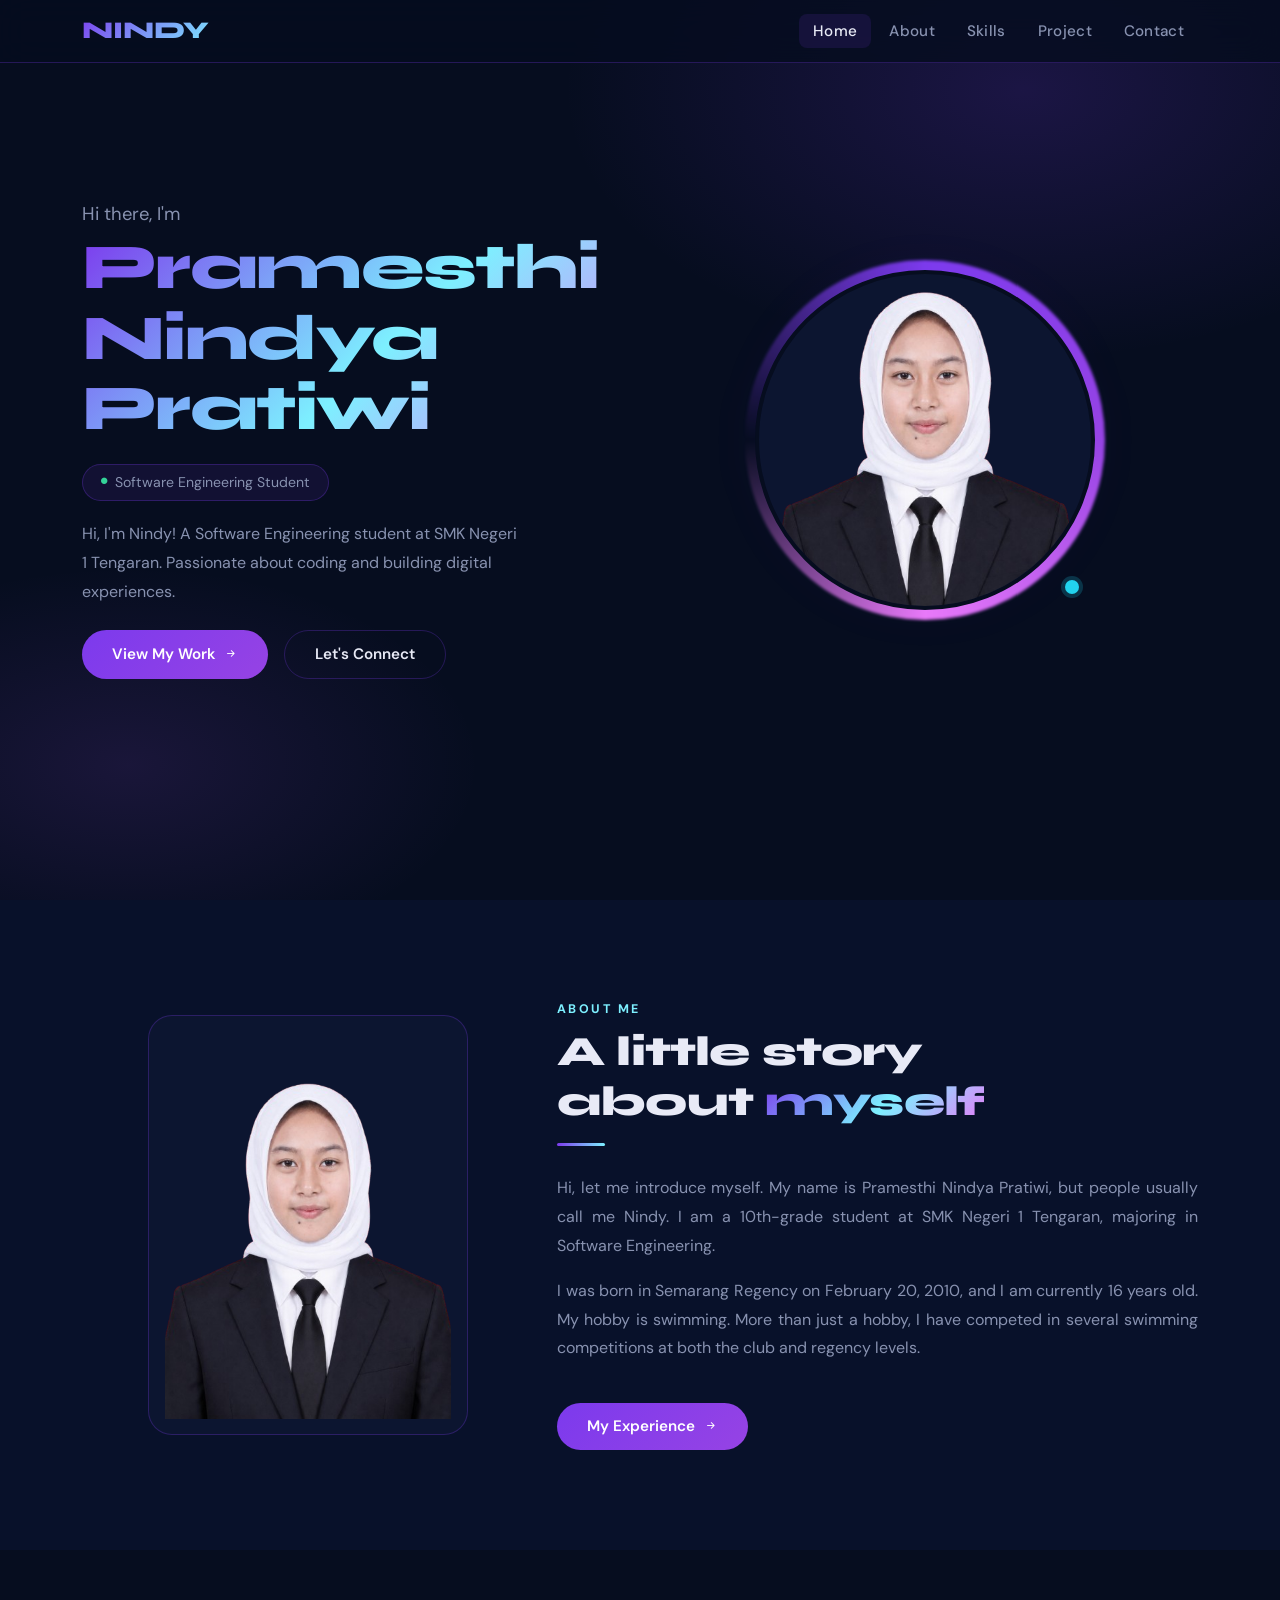
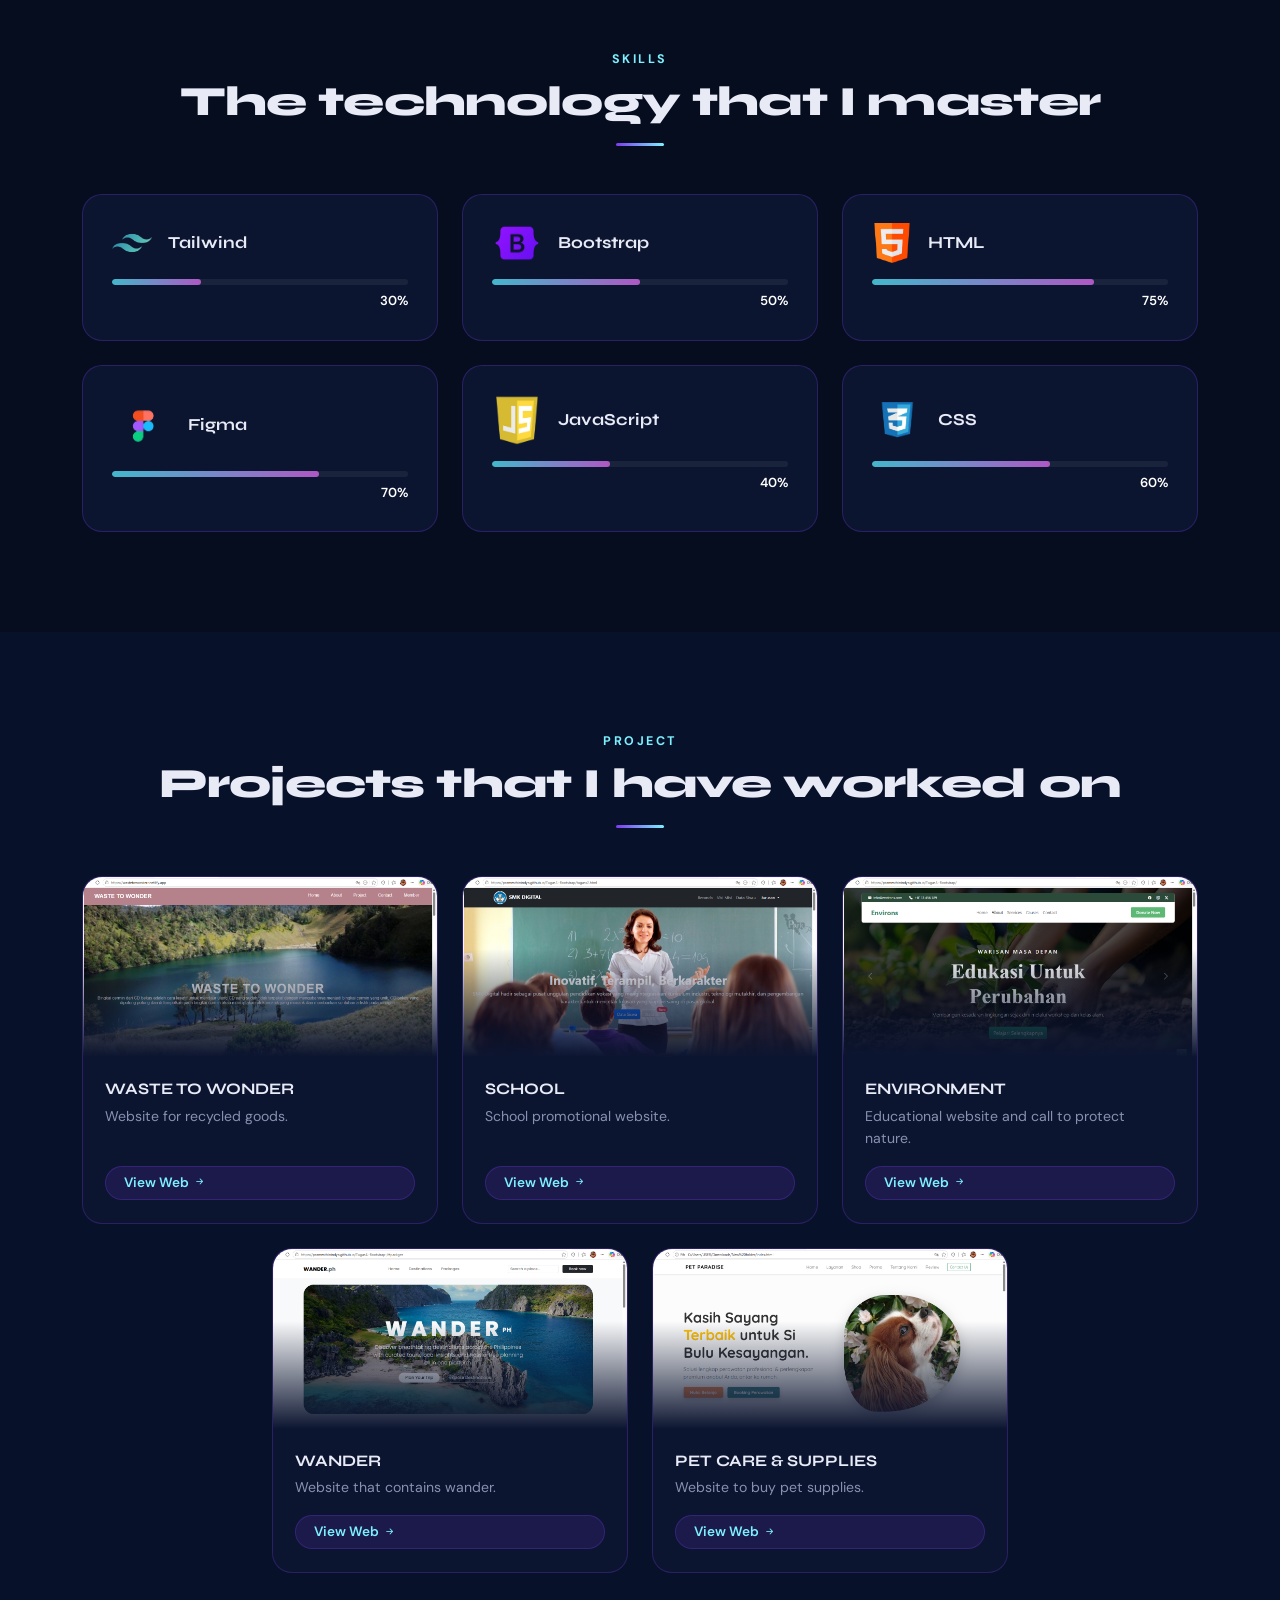
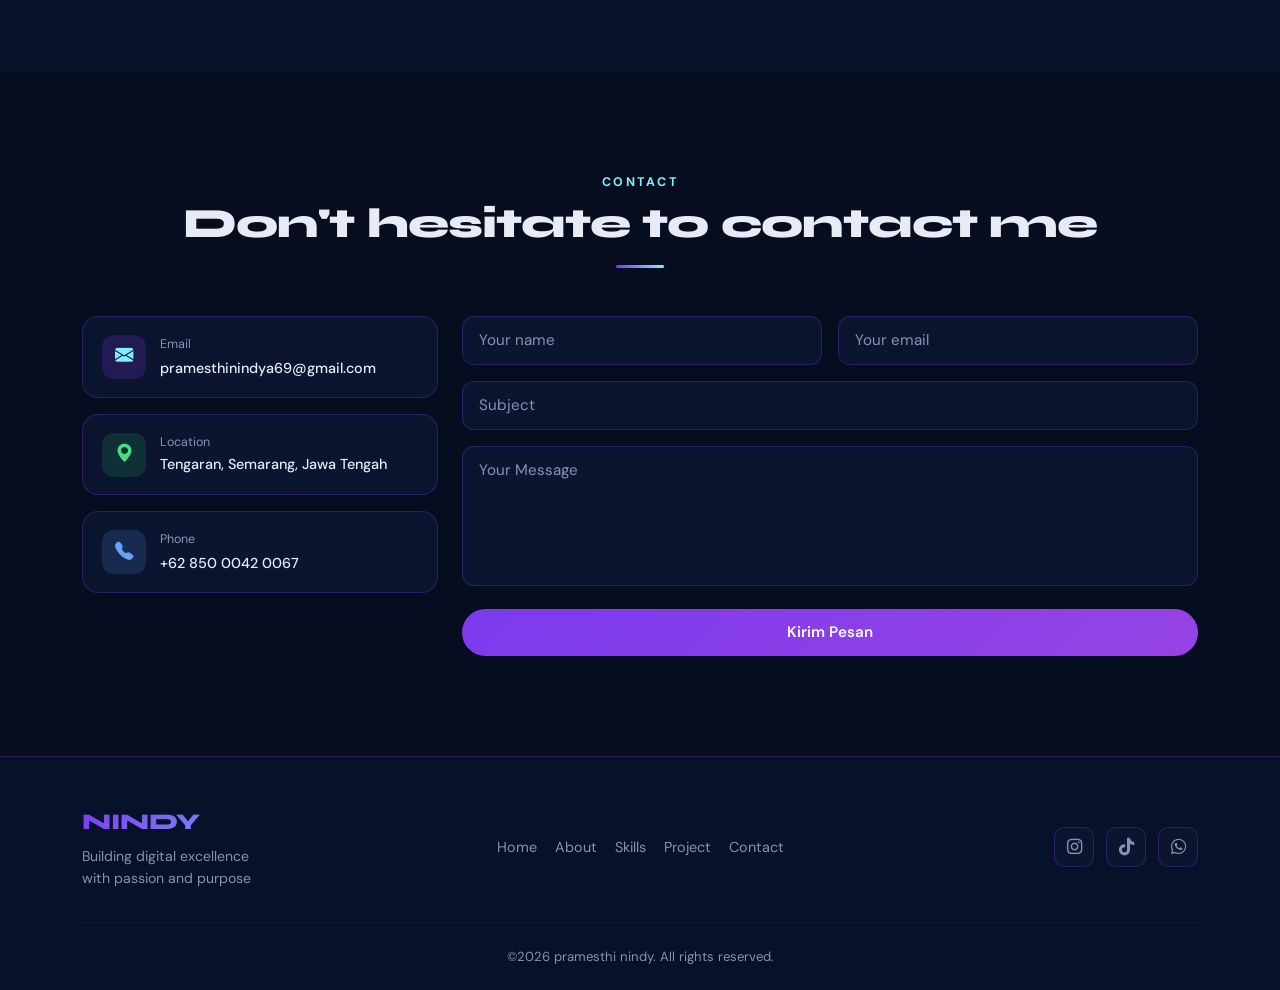
<file: index.html>
<!DOCTYPE html>
<html lang="id">
<head>
  <meta charset="UTF-8" />
  <meta name="viewport" content="width=device-width, initial-scale=1.0"/>
  <title>Nindy | Portfolio</title>

  <link href="https://cdn.jsdelivr.net/npm/bootstrap@5.3.3/dist/css/bootstrap.min.css" rel="stylesheet"/>
  <link href="https://cdn.jsdelivr.net/npm/bootstrap-icons@1.11.3/font/bootstrap-icons.css" rel="stylesheet"/>
  <link href="https://fonts.googleapis.com/css2?family=Syne:wght@400;600;700;800&family=DM+Sans:ital,wght@0,300;0,400;0,500;1,300&display=swap" rel="stylesheet"/>
  <link rel="stylesheet" href="https://cdnjs.cloudflare.com/ajax/libs/font-awesome/6.4.0/css/all.min.css">
  <link rel="stylesheet" href="style.css"/>
  <link rel="stylesheet" href="script.js">
</head>
<body>

  <!-- ══ NAVBAR ══ -->
  <nav class="navbar navbar-expand-lg fixed-top" id="navbar">
    <div class="container">
      <a class="navbar-brand" href="#home">NINDY</a>
      <button class="navbar-toggler" type="button" data-bs-toggle="collapse" data-bs-target="#navMenu">
        <i class="bi bi-list text-white fs-4"></i>
      </button>
      <div class="collapse navbar-collapse justify-content-end" id="navMenu">
        <ul class="navbar-nav gap-1">
          <li class="nav-item"><a class="nav-link" href="#home">Home</a></li>
          <li class="nav-item"><a class="nav-link" href="#about">About</a></li>
          <li class="nav-item"><a class="nav-link" href="#skills">Skills</a></li>
          <li class="nav-item"><a class="nav-link" href="#project">Project</a></li>
          <li class="nav-item"><a class="nav-link" href="#contact">Contact</a></li>
        </ul>
      </div>
    </div>
  </nav>

  <!-- ══ HERO ══ -->
  <section id="home">
    <div class="container">
      <div class="row align-items-center gy-5">

        <div class="col-lg-6 order-2 order-lg-1 reveal">
          <p class="hero-greeting">Hi there, I'm</p>
          <h1 class="hero-name gradient-text">Pramesthi<br>Nindya Pratiwi</h1>
          <div class="hero-badge">
            <i class="bi bi-circle-fill badge-dot"></i>
            Software Engineering Student
          </div>
          <p class="hero-desc">
           Hi, I'm Nindy! A Software Engineering student at SMK Negeri 1 Tengaran. Passionate about coding and building digital experiences.
          </p>
          <div class="d-flex flex-wrap gap-3 mt-4">
            <a href="#project" class="btn-primary-custom">View My Work <i class="bi bi-arrow-right-short"></i></a>
            <a href="#contact" class="btn-outline-custom">Let's Connect</a>
          </div>
        </div>

        <div class="col-lg-6 order-1 order-lg-2 d-flex justify-content-center reveal">
          <div class="hero-img-wrap">
            <div class="hero-img-glow"></div>
            <div class="hero-img-ring"></div>
            <div class="hero-img-inner">
              <div class="hero-img-placeholder">
                <img src="asset/fotonindy.png" alt="">
              </div>
            </div>
            <div class="glow-dot"></div>
          </div>
        </div>

      </div>
    </div>
  </section>

  <!-- ══ ABOUT ══ -->
  <section id="about">
    <div class="container">
      <div class="row align-items-center gy-5">

        <div class="col-lg-5 d-flex justify-content-center reveal">
          <div class="about-img-wrap">
            <div class="about-img-inner">
              <div class="hero-img-placeholder">
                <img src="asset/fotonindy.png" alt="">
              </div>
            </div>
          </div>
        </div>

        <div class="col-lg-7 reveal">
          <p class="section-label">ABOUT ME</p>
          <h2 class="section-title">A little story<br>about <span class="gradient-text">myself</span></h2>
          <div class="divider"></div>
          <p class="body-text">
            Hi, let me introduce myself. My name is Pramesthi Nindya Pratiwi, but people usually call me Nindy. I am a 10th-grade student at SMK Negeri 1 Tengaran, majoring in Software Engineering.
          </p>
          <p class="body-text mt-3">
             I was born in Semarang Regency on February 20, 2010, and I am currently 16 years old. My hobby is swimming. More than just a hobby, I have competed in several swimming competitions at both the club and regency levels.
          </p>
          <a href="experience.html" class="btn-primary-custom mt-4 d-inline-flex">My Experience <i class="bi bi-arrow-right-short"></i></a>
        </div>

      </div>
    </div>
  </section>

 <!-- ══ SKILLS ══ -->
  <section id="skills">
    <div class="container">
      <div class="text-center mb-5 reveal">
        <p class="section-label">SKILLS</p>
        <h2 class="section-title">The technology that I master</h2>
        <div class="divider mx-auto"></div>
      </div>

      <div class="row g-4">

        <div class="col-md-6 col-lg-4 reveal">
          <div class="skill-card">
            <div class="d-flex align-items-center gap-3 mb-3">
              <img src="asset/tailwind.png" alt="" height="40px" width="40px">
              <h5 class="skill-name">Tailwind</h5>
            </div>
            <div class="skill-bar-bg">
              <div class="skill-bar-fill" data-width="30" style="background:linear-gradient(90deg,#43b7cc,#ae58c4)"></div>
            </div>
            <div class="skill-percent" style="color:#fff">30%</div>
          </div>
        </div>

        <div class="col-md-6 col-lg-4 reveal">
          <div class="skill-card">
            <div class="d-flex align-items-center gap-3 mb-3">
              <img src="asset/bootstrap.png" alt="" height="40px" width="50px">
              <h5 class="skill-name">Bootstrap</h5>
            </div>
            <div class="skill-bar-bg">
              <div class="skill-bar-fill" data-width="50" style="background:linear-gradient(90deg,#43b7cc,#ae58c4)"></div>
            </div>
            <div class="skill-percent" style="color:#fff">50%</div>
          </div>
        </div>

        <div class="col-md-6 col-lg-4 reveal">
          <div class="skill-card">
            <div class="d-flex align-items-center gap-3 mb-3">
              <img src="asset/html.png" alt="" height="40px" width="40px">
              <h5 class="skill-name">HTML</h5>
            </div>
            <div class="skill-bar-bg">
              <div class="skill-bar-fill" data-width="75" style="background:linear-gradient(90deg,#43b7cc,#ae58c4)"></div>
            </div>
            <div class="skill-percent" style="color:#fff">75%</div>
          </div>
        </div>

        <div class="col-md-6 col-lg-4 reveal">
          <div class="skill-card">
            <div class="d-flex align-items-center gap-3 mb-3">
              <img src="asset/figma.png" alt="" height="60px" width="60px">
              <h5 class="skill-name">Figma</h5>
            </div>
            <div class="skill-bar-bg">
              <div class="skill-bar-fill" data-width="70" style="background:linear-gradient(90deg,#43b7cc,#ae58c4)"></div>
            </div>
            <div class="skill-percent" style="color:#fff">70%</div>
          </div>
        </div>

        <div class="col-md-6 col-lg-4 reveal">
          <div class="skill-card">
            <div class="d-flex align-items-center gap-3 mb-3">
              <img src="asset/js.png" alt="" height="50px" width="50px">
              <h5 class="skill-name">JavaScript</h5>
            </div>
            <div class="skill-bar-bg">
              <div class="skill-bar-fill" data-width="40" style="background:linear-gradient(90deg,#43b7cc,#ae58c4)"></div>
            </div>
            <div class="skill-percent" style="color:#fff">40%</div>
          </div>
        </div>

        <div class="col-md-6 col-lg-4 reveal">
          <div class="skill-card">
            <div class="d-flex align-items-center gap-3 mb-3">
              <img src="asset/css.png" alt="" height="50px" width="50px">
              <h5 class="skill-name">CSS</h5>
            </div>
            <div class="skill-bar-bg">
              <div class="skill-bar-fill" data-width="60" style="background:linear-gradient(90deg,#43b7cc,#ae58c4)"></div>
            </div>
            <div class="skill-percent" style="color:#fff">60%</div>
          </div>
        </div>

      </div>
    </div>
  </section>

   <!-- ══ PROJECTS ══ -->
  <section id="project">
    <div class="container">
      <div class="text-center mb-5 reveal">
        <p class="section-label">PROJECT</p>
        <h2 class="section-title">Projects that I have worked on</h2>
        <div class="divider mx-auto"></div>
      </div>

      <div class="row g-4 justify-content-center">

        <div class="col-md-6 col-lg-4 reveal">
          <div class="project-card">
            <div class="project-thumb">
              <img src="asset/wastetowonder.png" alt="">
            </div>
            <div class="project-body">
              <h5 class="project-title">WASTE TO WONDER</h5>
              <p class="project-desc">Website for recycled goods.</p>
              <a href="https://wastetowonderr.netlify.app/" target="_blank" class="btn-sm-custom">View Web <i class="bi bi-arrow-right-short"></i></a>
            </div>
          </div>
        </div>

        <div class="col-md-6 col-lg-4 reveal">
          <div class="project-card">
            <div class="project-thumb">
              <img src="asset/school.png" alt="">
            </div>
            <div class="project-body">
              <h5 class="project-title">SCHOOL</h5>
              <p class="project-desc">School promotional website.</p>
              <a href="https://pramesthinindya.github.io/Tugas2.-Bootstrap/" target="_blank" class="btn-sm-custom">View Web <i class="bi bi-arrow-right-short"></i></a>
            </div>
          </div>
        </div>

        <div class="col-md-6 col-lg-4 reveal">
          <div class="project-card">
            <div class="project-thumb">
            <img src="asset/environment.png" alt="">
            </div>
            <div class="project-body">
              <h5 class="project-title">ENVIRONMENT</h5>
              <p class="project-desc">Educational website and call to protect nature.</p>
              <a href="https://pramesthinindya.github.io/Tugas3.-Bootstrap/" target="_blank" class="btn-sm-custom">View Web <i class="bi bi-arrow-right-short"></i></a>
            </div>
          </div>
        </div>

        <div class="col-md-6 col-lg-4 reveal">
          <div class="project-card">
            <div class="project-thumb">
            <img src="asset/wander.png" alt="">
            </div>
            <div class="project-body">
              <h5 class="project-title">WANDER</h5>
              <p class="project-desc">Website that contains wander.</p>
              <a href="https://pramesthinindya.github.io/Tugas4.-Bootstrap-/" target="_blank" class="btn-sm-custom">View Web <i class="bi bi-arrow-right-short"></i></a>
            </div>
          </div>
        </div>

        <div class="col-md-6 col-lg-4 reveal">
          <div class="project-card">
            <div class="project-thumb">
            <img src="asset/petsupplies.png" alt="">
            </div>
            <div class="project-body">
              <h5 class="project-title">PET CARE & SUPPLIES</h5>
              <p class="project-desc">Website to buy pet supplies.</p>
              <a href="https://pramesthinindya.github.io/Tugas5.-Bootstrap-/" target="_blank" class="btn-sm-custom">View Web <i class="bi bi-arrow-right-short"></i></a>
            </div>
          </div>
        </div>

      </div>
    </div>
  </section>

  <!-- ══ CONTACT ══ -->
  <section id="contact">
    <div class="container">
      <div class="text-center mb-5 reveal">
        <p class="section-label">CONTACT</p>
        <h2 class="section-title">Don't hesitate to contact me</h2>
        <div class="divider mx-auto"></div>
      </div>

      <div class="row g-4 align-items-start">

        <div class="col-lg-4 reveal">
          <div class="contact-info-list">

            <div class="contact-info-item">
              <div class="contact-info-icon">
                <i class="bi bi-envelope-fill"></i>
              </div>
              <div>
                <div class="contact-info-label">Email</div>
                <a href="mailto:pramesthinindya69@gmail.com" class="contact-info-value">pramesthinindya69@gmail.com</a>
              </div>
            </div>

            <div class="contact-info-item">
              <div class="contact-info-icon green-icon">
                <i class="bi bi-geo-alt-fill"></i>
              </div>
              <div>
                <div class="contact-info-label">Location</div>
                <div class="contact-info-value">Tengaran, Semarang, Jawa Tengah</div>
              </div>
            </div>

            <div class="contact-info-item">
              <div class="contact-info-icon blue-icon">
                <i class="bi bi-telephone-fill"></i>
              </div>
              <div>
                <div class="contact-info-label">Phone</div>
                <a href="tel:+6285000420067" class="contact-info-value">+62 850 0042 0067</a>
              </div>
            </div>

          </div>
        </div>

        <div class="col-lg-8 reveal">
          <form id="contactForm" novalidate>
            <div class="row g-3">
              <div class="col-sm-6">
                <input type="text" class="form-custom" placeholder="Your name" required />
              </div>
              <div class="col-sm-6">
                <input type="email" class="form-custom" placeholder="Your email" required />
              </div>
              <div class="col-12">
                <input type="text" class="form-custom" placeholder="Subject" required />
              </div>
              <div class="col-12">
                <textarea class="form-custom" rows="5" placeholder="Your Message" required style="resize:none;"></textarea>
              </div>
              <div class="col-12">
                <button type="submit" class="btn-primary-custom w-100 justify-content-center">
                  Kirim Pesan
                </button>
              </div>
            </div>
          </form>
        </div>

      </div>
    </div>
  </section>

  <!-- ══ FOOTER ══ -->
  <footer>
    <div class="container">
      <div class="row align-items-center">
        <div class="col-md-4 mb-3 mb-md-0">
          <div class="footer-brand">NINDY</div>
          <p class="footer-tagline">Building digital excellence<br>with passion and purpose</p>
        </div>
        <div class="col-md-4 text-center mb-3 mb-md-0">
          <ul class="footer-nav">
            <li><a href="#home">Home</a></li>
            <li><a href="#about">About</a></li>
            <li><a href="#skills">Skills</a></li>
            <li><a href="#project">Project</a></li>
            <li><a href="#contact">Contact</a></li>
          </ul>
        </div>
         <div class="col-md-4 text-md-end">
          <div class="footer-social">
              <a href="https://www.instagram.com/prmsthinndy" target="_blank" rel="noopener noreferrer" aria-label="Instagram"><i class="fa-brands fa-instagram"></i></a>
              <a href="https://www.tiktok.com/@prmsthinndy4" target="_blank" rel="noopener noreferrer" aria-label="TikTok"><i class="fa-brands fa-tiktok"></i></a>
              <a href="https://wa.me/628600420087" target="_blank" rel="noopener noreferrer" aria-label="Whatsapp"><i class="fa-brands fa-whatsapp"></i></a>
          </div>
        </div>
        </div>
      <div class="footer-bottom">
        &copy;2026 pramesthi nindy. All rights reserved.
      </div>
    </div>
  </footer>

  <!-- Toast -->
  <div class="toast-wrap" id="toastWrap">
    <div class="toast-custom" id="toast">
      <i class="bi bi-check-circle-fill" style="color:#34d399;font-size:1.2rem;"></i>
      <span>Pesan berhasil dikirim! Terima kasih 🎉</span>
    </div>
  </div>

  <!-- Bootstrap JS -->
  <script src="https://cdn.jsdelivr.net/npm/bootstrap@5.3.3/dist/js/bootstrap.bundle.min.js"></script>
  <!-- Custom JS -->
  <script src="script.js"></script>
</body>
</html>
</file>
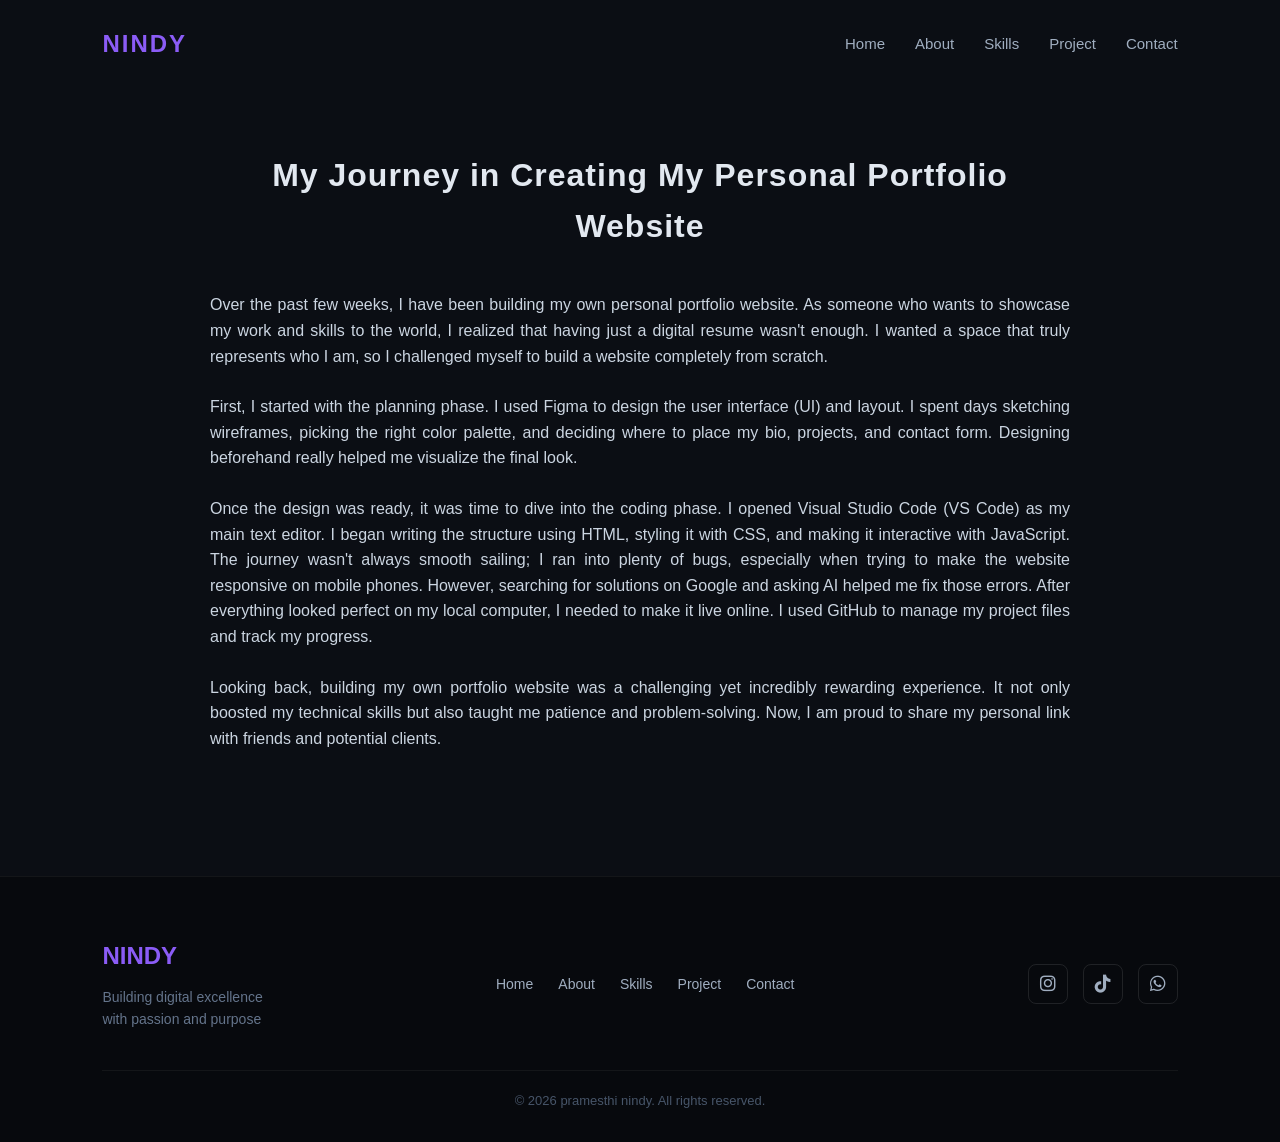
<file: experience.html>
<!DOCTYPE html>
<html lang="id">
<head>
    <meta charset="UTF-8">
    <meta name="viewport" content="width=device-width, initial-scale=1.0">
    <title>Nindy - Portfolio</title>
    
    <link rel="stylesheet" href="https://cdnjs.cloudflare.com/ajax/libs/font-awesome/6.4.0/css/all.min.css">
    <link href="https://fonts.googleapis.com/css2?family=Syne:wght@400;600;700;800&family=DM+Sans:ital,wght@0,300;0,400;0,500;1,300&display=swap" rel="stylesheet"/>
    <link rel="stylesheet" href="experience.css">
    <link rel="stylesheet" href="experience.js">
</head>
<body>

    <header id="navbar">
        <div class="logo">NINDY</div>
        <nav>
            <ul>
                <li><a href="index.html#home">Home</a></li>
                <li><a href="index.html#about">About</a></li>
                <li><a href="index.html#skills">Skills</a></li>
                <li><a href="index.html#project">Project</a></li>
                <li><a href="index.html#contact">Contact</a></li>
            </ul>
        </nav>
    </header>

    <main>
        <div class="text-container">
            <h2 class="section-title">My Journey in Creating My Personal Portfolio Website</h2>
            <p>Over the past few weeks, I have been building my own personal portfolio website.
                As someone who wants to showcase my work and skills to the world, I realized that 
                having just a digital resume wasn't enough. I wanted a space that truly represents who I am, 
                so I challenged myself to build a website completely from scratch.</p>
            
            <p>First, I started with the planning phase. I used Figma to design the user interface (UI) and layout.
                I spent days sketching wireframes, picking the right color palette, and deciding where to place my bio, 
                projects, and contact form. Designing beforehand really helped me visualize the final look.</p>
            
            <p>Once the design was ready, it was time to dive into the coding phase. I opened Visual Studio Code (VS Code)
                as my main text editor. I began writing the structure using HTML, styling it with CSS, and making it interactive 
                with JavaScript. The journey wasn't always smooth sailing; I ran into plenty of bugs, especially when trying to make 
                the website responsive on mobile phones. However, searching for solutions on Google and asking AI helped me fix those errors. 
                After everything looked perfect on my local computer, I needed to make it live online. I used GitHub to manage my project files 
                and track my progress.</p>

            <p>Looking back, building my own portfolio website was a challenging yet incredibly rewarding experience. It not only boosted my 
                technical skills but also taught me patience and problem-solving. Now, I am proud to share my personal 
                link with friends and potential clients.</p>
    </main>

    <footer>
        <div class="footer-content">
            <div class="footer-left">
                <h2>NINDY</h2>
                <p>Building digital excellence<br>with passion and purpose</p>
            </div>
            
            <div class="footer-links">
                <a href="index.html#home">Home</a>
                <a href="index.html#about">About</a>
                <a href="index.html#skills">Skills</a>
                <a href="index.html#project">Project</a>
                <a href="index.html#contact">Contact</a>
            </div>

            <div class="social-icons">
                <a href="https://www.instagram.com/prmsthinndy" class="icon"><i class="fa-brands fa-instagram"></i></a>
                <a href="https://www.tiktok.com/@prmsthinndy4" class="icon"><i class="fa-brands fa-tiktok"></i></a>
                <a href="https://wa.me/628600420087" class="icon"><i class="fa-brands fa-whatsapp"></i></a>
            </div>
        </div>
        <div class="copyright">
            &copy; 2026 pramesthi nindy. All rights reserved.
        </div>
    </footer>

    <script src="script.js"></script>
</body>
</html>
</file>
<file: style.css>
/* ══════════════════════════════════════════
   NINDY PORTFOLIO — style.css
   ══════════════════════════════════════════ */

/* ── CSS Variables ── */
:root {
  --bg-dark:     #060d1f;
  --bg-card:     #0c1530;
  --bg-section:  #08112a;
  --accent:      #7c3aed;
  --accent-2:    #9643e4;
  --accent-glow: #7df0ff;
  --text:        #e8eaf6;
  --muted:       #8892b0;
  --border:      rgba(124, 58, 237, 0.28);
}

/* ── Reset & Base ── */
*, *::before, *::after {
  box-sizing: border-box;
  margin: 0;
  padding: 0;
}

html {
  scroll-behavior: smooth;
}

body {
  background: var(--bg-dark);
  color: var(--text);
  font-family: 'DM Sans', sans-serif;
  overflow-x: hidden;
}

/* Soft ambient glow background */
body::before {
  content: '';
  position: fixed;
  inset: 0;
  z-index: -1;
  background:
    radial-gradient(ellipse 60% 50% at 80% 10%, rgba(124,58,237,.18) 0%, transparent 60%),
    radial-gradient(ellipse 50% 40% at 10% 85%, rgba(168,85,247,.12) 0%, transparent 55%),
    var(--bg-dark);
  pointer-events: none;
}

h1, h2, h3, h4, h5, h6 {
  font-family: 'Syne', sans-serif;
}

/* ── Scroll Reveal ── */
.reveal {
  opacity: 0;
  transform: translateY(36px);
  transition: opacity 0.7s ease, transform 0.7s ease;
}
.reveal.visible {
  opacity: 1;
  transform: none;
}

/* ── Gradient Text ── */
.gradient-text {
  background: linear-gradient(135deg, var(--accent) 0%, var(--accent-glow) 55%, #e879f9 100%);
  -webkit-background-clip: text;
  -webkit-text-fill-color: transparent;
  background-clip: text;
}

/* ══════════════════════════════════════════
   NAVBAR
   ══════════════════════════════════════════ */
.navbar {
  background: rgba(6, 13, 31, 0.82) !important;
  backdrop-filter: blur(16px);
  -webkit-backdrop-filter: blur(16px);
  border-bottom: 1px solid var(--border);
  transition: background 0.3s;
}

.navbar-brand {
  font-family: 'Syne', sans-serif;
  font-weight: 800;
  font-size: 1.5rem;
  background: linear-gradient(135deg, var(--accent), var(--accent-glow));
  -webkit-background-clip: text;
  -webkit-text-fill-color: transparent;
  background-clip: text;
}

.nav-link {
  color: var(--muted) !important;
  font-weight: 500;
  font-size: 0.95rem;
  letter-spacing: 0.02em;
  padding: 6px 14px !important;
  border-radius: 8px;
  transition: color 0.25s, background 0.25s;
}

.nav-link:hover,
.nav-link.active {
  color: var(--text) !important;
  background: rgba(124, 58, 237, 0.12);
}

.navbar-toggler {
  border: 1px solid var(--border);
  background: transparent;
}

/* ══════════════════════════════════════════
   BUTTONS
   ══════════════════════════════════════════ */
.btn-primary-custom {
  display: inline-flex;
  align-items: center;
  gap: 8px;
  background: linear-gradient(135deg, var(--accent), var(--accent-2));
  border: none;
  border-radius: 50px;
  padding: 12px 30px;
  font-family: 'DM Sans', sans-serif;
  font-weight: 600;
  font-size: 0.95rem;
  color: #fff;
  text-decoration: none;
  cursor: pointer;
  transition: transform 0.25s, box-shadow 0.25s;
}
.btn-primary-custom:hover {
  transform: translateY(-2px);
  box-shadow: 0 12px 35px rgba(124, 58, 237, 0.5);
  color: #fff;
}

.btn-outline-custom {
  display: inline-flex;
  align-items: center;
  gap: 8px;
  background: transparent;
  border: 1.5px solid var(--border);
  border-radius: 50px;
  padding: 12px 30px;
  font-family: 'DM Sans', sans-serif;
  font-weight: 600;
  font-size: 0.95rem;
  color: var(--text);
  text-decoration: none;
  transition: border-color 0.25s, background 0.25s;
}
.btn-outline-custom:hover {
  border-color: var(--accent);
  background: rgba(124, 58, 237, 0.1);
  color: var(--text);
}

.btn-sm-custom {
  display: inline-flex;
  align-items: center;
  gap: 4px;
  background: rgba(124, 58, 237, 0.14);
  border: 1px solid var(--border);
  border-radius: 50px;
  padding: 6px 18px;
  font-size: 0.85rem;
  font-weight: 600;
  color: var(--accent-glow);
  text-decoration: none;
  transition: background 0.25s, border-color 0.25s;
}
.btn-sm-custom:hover {
  background: rgba(124, 58, 237, 0.28);
  border-color: var(--accent);
  color: #fff;
}

/* ══════════════════════════════════════════
   SECTION COMMONS
   ══════════════════════════════════════════ */
section {
  padding: 100px 0;
}

.section-label {
  font-size: 0.78rem;
  letter-spacing: 0.2em;
  text-transform: uppercase;
  color: var(--accent-glow);
  font-weight: 700;
  margin-bottom: 0.5rem;
}

.section-title {
  font-size: clamp(1.8rem, 4vw, 2.6rem);
  font-weight: 800;
  letter-spacing: -0.02em;
  line-height: 1.2;
}

.divider {
  width: 48px;
  height: 3px;
  border-radius: 3px;
  background: linear-gradient(90deg, var(--accent), var(--accent-glow));
  margin: 1rem 0 1.8rem;
}

.body-text {
  color: var(--muted);
  line-height: 1.8;
  font-size: 1rem;
}

/* ══════════════════════════════════════════
   HERO SECTION
   ══════════════════════════════════════════ */
#home {
  min-height: 100vh;
  display: flex;
  align-items: center;
  padding-top: 80px;
}

.hero-greeting {
  color: var(--muted);
  font-size: 1.15rem;
  margin-bottom: 0.3rem;
}

.hero-name {
  font-size: clamp(2.4rem, 6vw, 4rem);
  font-weight: 800;
  line-height: 1.1;
  letter-spacing: -0.025em;
  margin-bottom: 1.2rem;
}

.hero-badge {
  display: inline-flex;
  align-items: center;
  gap: 8px;
  padding: 7px 18px;
  border-radius: 50px;
  border: 1px solid var(--border);
  background: rgba(124, 58, 237, 0.1);
  font-size: 0.88rem;
  color: var(--muted);
  margin-bottom: 1.2rem;
}

.badge-dot {
  font-size: 0.4rem;
  color: #34d399;
  animation: pulse-dot 2s ease-in-out infinite;
}

.hero-desc {
  color: var(--muted);
  max-width: 440px;
  line-height: 1.8;
  font-size: 1rem;
}

/* Hero Image */
.hero-img-wrap {
  position: relative;
  display: flex;
  justify-content: center;
  align-items: center;
}

.hero-img-glow {
  position: absolute;
  width: 340px;
  height: 340px;
  border-radius: 50%;
  background: radial-gradient(circle, rgba(124,58,237,.35), transparent 70%);
  filter: blur(30px);
  z-index: 0;
}

.hero-img-ring {
  position: absolute;
  width: 360px;
  height: 360px;
  border-radius: 50%;
  background: conic-gradient(from 0deg, var(--accent), var(--accent-2), #e879f9, transparent, var(--accent));
  filter: blur(1.5px);
  animation: spin 9s linear infinite;
  z-index: 1;
}

.hero-img-inner {
  width: 340px;
  height: 340px;
  border-radius: 50%;
  background: var(--bg-card);
  border: 4px solid var(--bg-dark);
  position: relative;
  z-index: 2;
  overflow: hidden;
  display: flex;
  align-items: center;
  justify-content: center;
}

.hero-img-inner img {
  width: 100%;
  height: 100%;
  object-fit: cover;
  object-position: top center;
}

.hero-img-placeholder {
  display: flex;
  flex-direction: column;
  align-items: center;
  justify-content: center;
  gap: 10px;
  color: var(--muted);
  font-size: 0.85rem;
  text-align: center;
  padding: 1rem;
}

.hero-img-placeholder i {
  font-size: 3.5rem;
  color: var(--accent);
}

.glow-dot {
  position: absolute;
  width: 14px;
  height: 14px;
  border-radius: 50%;
  background: #22d3ee;
  box-shadow: 0 0 0 4px rgba(34,211,238,.2);
  bottom: 16px;
  right: 16px;
  z-index: 3;
  animation: pulse-dot 2s ease-in-out infinite;
}

/* ══════════════════════════════════════════
   ABOUT SECTION
   ══════════════════════════════════════════ */
#about {
  background: var(--bg-section);
}

.body-text {
   text-align: justify;
}

.about-img-wrap {
  position: relative;
}

.about-img-inner {
  width: 320px;
  height: 420px;
  border-radius: 24px;
  background: var(--bg-card);
  border: 1px solid var(--border);
  overflow: hidden;
  display: flex;
  align-items: center;
  justify-content: center;
}

.about-img-inner img {
  width: 100%;
  height: 100%;
  object-fit: cover;
  object-position: top center;
}

.about-tag-card {
  position: absolute;
  bottom: -16px;
  right: -16px;
  background: var(--bg-card);
  border: 1px solid var(--border);
  border-radius: 14px;
  padding: 10px 18px;
  font-size: 0.88rem;
  font-weight: 600;
  color: var(--text);
  white-space: nowrap;
  box-shadow: 0 8px 30px rgba(0,0,0,0.4);
}

/* ══════════════════════════════════════════
   SKILLS SECTION
   ══════════════════════════════════════════ */
#skills {
  background: var(--bg-dark);
}

.skill-card {
  background: var(--bg-card);
  border: 1px solid var(--border);
  border-radius: 20px;
  padding: 1.8rem;
  height: 100%;
  transition: transform 0.3s, border-color 0.3s, box-shadow 0.3s;
}

.skill-card:hover {
  transform: translateY(-6px);
  border-color: var(--accent);
  box-shadow: 0 20px 50px rgba(124, 58, 237, 0.2);
}

.skill-icon {
  width: 50px;
  height: 50px;
  border-radius: 14px;
  display: flex;
  align-items: center;
  justify-content: center;
  font-size: 1.5rem;
  flex-shrink: 0;
}
.skill-icon.cyan   { background: rgba(6,182,212,.18);   color: #22d3ee; }
.skill-icon.purple { background: rgba(139,92,246,.18);  color: #a78bfa; }
.skill-icon.orange { background: rgba(249,115,22,.18);  color: #fb923c; }
.skill-icon.pink   { background: rgba(236,72,153,.18);  color: #f472b6; }
.skill-icon.yellow { background: rgba(234,179,8,.18);   color: #facc15; }
.skill-icon.blue   { background: rgba(59,130,246,.18);  color: #60a5fa; }

.skill-name {
  font-size: 1.05rem;
  font-weight: 700;
  margin: 0;
  color: var(--text);
}

.skill-bar-bg {
  height: 6px;
  border-radius: 6px;
  background: rgba(255,255,255,.06);
  overflow: hidden;
}

.skill-bar-fill {
  height: 100%;
  border-radius: 6px;
  width: 0;
  transition: width 1.2s cubic-bezier(0.25, 0.8, 0.25, 1);
}

.skill-percent {
  font-size: 0.82rem;
  font-weight: 600;
  margin-top: 6px;
  text-align: right;
}

/* ══════════════════════════════════════════
   PROJECT SECTION
   ══════════════════════════════════════════ */
#project {
  background: var(--bg-section);
}

.project-card {
  display: flex;
  flex-direction: column;
  background: var(--bg-card);
  border: 1px solid var(--border);
  border-radius: 20px;
  overflow: hidden;
  height: 100%; /* Agar semua kartu dalam satu baris tingginya sama */
  transition: transform 0.3s, box-shadow 0.3s;
}



.project-card:hover {
  transform: translateY(-8px);
  border-color: var(--accent);
  box-shadow: 0 25px 60px rgba(124, 58, 237, 0.22);
}

.project-thumb {
  height: 180px;
  display: flex;
  align-items: center;
  justify-content: center;
  position: relative;
  overflow: hidden;
}



.project-thumb {
  height: 180px;
  width: 100%; /* Pastikan lebar penuh kartu */
  position: relative;
  overflow: hidden;
  align-items: center;
  justify-content: center;
}

/* Tambahkan ini untuk mengatur gambarnya */
.project-thumb img {
  width: 100%;
  height: 100%;
  object-fit: cover; /* Memotong gambar secara proporsional agar pas di box */
  object-position: center;
}






.project-thumb::after {
  content: '';
  position: absolute;
  inset: 0;
  background: linear-gradient(180deg, transparent 40%, var(--bg-card) 100%);
}

.project-body {
  padding: 1.4rem;
  flex-grow: 1; 
  display: flex;
  flex-direction: column;
}

.project-title {
  font-size: 1rem;
  font-weight: 700;
  margin-bottom: 0.4rem;
  color: var(--text);
}

.project-desc {
  flex-grow: 1;
  font-size: 0.88rem;
  color: var(--muted);
  line-height: 1.6;
  margin-bottom: 1rem;
}

.project-tag {
  display: inline-block;
  padding: 3px 12px;
  border-radius: 50px;
  font-size: 0.73rem;
  font-weight: 600;
  background: rgba(124, 58, 237, 0.15);
  color: var(--accent-glow);
  border: 1px solid var(--border);
}

/* ══════════════════════════════════════════
   CONTACT SECTION
   ══════════════════════════════════════════ */
#contact {
  background: var(--bg-dark);
}

.contact-info-list {
  display: flex;
  flex-direction: column;
  gap: 1rem;
}

.contact-info-item {
  display: flex;
  align-items: flex-start;
  gap: 14px;
  padding: 1.1rem 1.2rem;
  border-radius: 16px;
  border: 1px solid var(--border);
  background: var(--bg-card);
  transition: border-color 0.25s, box-shadow 0.25s;
}

.contact-info-item:hover {
  border-color: var(--accent);
  box-shadow: 0 8px 30px rgba(124,58,237,.15);
}

.contact-info-icon {
  width: 44px;
  height: 44px;
  min-width: 44px;
  border-radius: 12px;
  background: rgba(124, 58, 237, 0.18);
  color: var(--accent-glow);
  display: flex;
  align-items: center;
  justify-content: center;
  font-size: 1.15rem;
}

.contact-info-icon.green-icon {
  background: rgba(34,197,94,.15);
  color: #4ade80;
}

.contact-info-icon.blue-icon {
  background: rgba(96,165,250,.15);
  color: #60a5fa;
}

.contact-info-label {
  font-size: 0.78rem;
  color: var(--muted);
  margin-bottom: 2px;
}

.contact-info-value {
  font-size: 0.9rem;
  font-weight: 500;
  color: var(--text);
  text-decoration: none;
  word-break: break-all;
}

.contact-info-value:hover {
  color: var(--accent-glow);
}

/* Form */
.form-custom {
  width: 100%;
  background: var(--bg-card);
  border: 1px solid var(--border);
  border-radius: 12px;
  padding: 12px 16px;
  color: var(--text);
  font-family: 'DM Sans', sans-serif;
  font-size: 0.95rem;
  outline: none;
  transition: border-color 0.25s, box-shadow 0.25s;
}

.form-custom::placeholder {
  color: var(--muted);
}

.form-custom:focus {
  border-color: var(--accent);
  box-shadow: 0 0 0 3px rgba(124, 58, 237, 0.18);
}

/* ══════════════════════════════════════════
   FOOTER
   ══════════════════════════════════════════ */
footer {
  border-top: 1px solid var(--border);
  padding: 3rem 0 1.5rem;
  background: var(--bg-section);
}

.footer-brand {
  font-family: 'Syne', sans-serif;
  font-weight: 800;
  font-size: 1.4rem;
  background: linear-gradient(135deg, var(--accent), var(--accent-glow));
  -webkit-background-clip: text;
  -webkit-text-fill-color: transparent;
  background-clip: text;
  margin-bottom: 0.4rem;
}

.footer-tagline {
  color: var(--muted);
  font-size: 0.88rem;
  line-height: 1.6;
  margin: 0;
}

.footer-nav {
  list-style: none;
  display: flex;
  flex-wrap: wrap;
  justify-content: center;
  gap: 6px 18px;
  padding: 0;
  margin: 0;
}

.footer-nav a {
  color: var(--muted);
  text-decoration: none;
  font-size: 0.9rem;
  transition: color 0.2s;
}

.footer-nav a:hover {
  color: var(--accent-glow);
}

.footer-social {
  display: flex;
  justify-content: flex-end;
  gap: 12px;
}

.footer-social a {
  width: 40px;
  height: 40px;
  border-radius: 10px;
  border: 1px solid var(--border);
  background: var(--bg-card);
  color: var(--muted);
  display: flex;
  align-items: center;
  justify-content: center;
  font-size: 1.1rem;
  text-decoration: none;
  transition: border-color 0.25s, color 0.25s, background 0.25s;
}

.footer-social a:hover {
  border-color: var(--accent);
  color: var(--accent-glow);
  background: rgba(124,58,237,.12);
}

.footer-bottom {
  text-align: center;
  color: var(--muted);
  font-size: 0.82rem;
  margin-top: 2rem;
  padding-top: 1.5rem;
  border-top: 1px solid rgba(255,255,255,.04);
}

/* ══════════════════════════════════════════
   TOAST
   ══════════════════════════════════════════ */
.toast-wrap {
  position: fixed;
  bottom: 2rem;
  right: 2rem;
  z-index: 9999;
}

.toast-custom {
  background: var(--bg-card);
  border: 1px solid var(--accent);
  border-radius: 14px;
  padding: 1rem 1.4rem;
  color: var(--text);
  display: flex;
  align-items: center;
  gap: 12px;
  box-shadow: 0 10px 40px rgba(124,58,237,.3);
  opacity: 0;
  transform: translateY(20px);
  transition: opacity 0.4s, transform 0.4s;
  pointer-events: none;
  min-width: 260px;
}

.toast-custom.show {
  opacity: 1;
  transform: none;
  pointer-events: auto;
}

/* ══════════════════════════════════════════
   ANIMATIONS
   ══════════════════════════════════════════ */
@keyframes spin {
  to { transform: rotate(360deg); }
}

@keyframes pulse-dot {
  0%, 100% { box-shadow: 0 0 0 4px rgba(34,211,238,.2); }
  50%       { box-shadow: 0 0 0 10px rgba(34,211,238,.04); }
}

/* ══════════════════════════════════════════
   RESPONSIVE
   ══════════════════════════════════════════ */
@media (max-width: 768px) {
  section {
    padding: 70px 0;
  }

  .hero-img-ring,
  .hero-img-inner {
    width: 260px;
    height: 260px;
  }

  .hero-img-glow {
    width: 240px;
    height: 240px;
  }

  .about-img-inner {
    width: 260px;
    height: 340px;
  }

  .about-tag-card {
    right: 0;
  }

  .footer-social {
    justify-content: center;
  }
}
</file>
<file: experience.css>
/* === RESET & VARIABEL === */
* {
    margin: 0;
    padding: 0;
    box-sizing: border-box;
    font-family: 'Segoe UI', Tahoma, Geneva, Verdana, sans-serif;
}

:root {
    --bg-color: #0b0e14;
    --text-color: #e2e8f0;
    --primary-color: #8b5cf6; 
    --navbar-bg: rgba(11, 14, 20, 0.95);
}

body {
    background-color: var(--bg-color);
    color: var(--text-color);
    line-height: 1.6;
}

/* === NAVBAR (HEADER) === */
header {
    position: fixed; 
    top: 0;
    width: 100%;
    padding: 25px 8%;
    display: flex;
    justify-content: space-between;
    align-items: center;
    z-index: 1000;
    transition: all 0.3s ease; 
    border-bottom: 1px solid transparent;
}

header.scrolled {
    padding: 15px 8%;
    background-color: var(--navbar-bg);
    backdrop-filter: blur(10px);
    border-bottom: 1px solid rgba(255, 255, 255, 0.1);
}

.logo {
    font-size: 24px;
    font-weight: 800;
    color: var(--primary-color);
    letter-spacing: 2px;
    text-transform: uppercase;
}

nav ul {
    list-style: none;
    display: flex;
    gap: 30px;
}

nav ul li a {
    color: #a0aec0;
    text-decoration: none;
    font-size: 15px;
    transition: color 0.3s;
}

nav ul li a:hover {
    color: var(--text-color);
}

/* === KONTEN UTAMA === */
main {
    padding-top: 150px; 
    padding-bottom: 100px;
    min-height: 80vh;
}

.section-title {
    text-align: center;
    font-size: 32px;
    font-weight: 700;
    color: var(--text-color);
    margin-bottom: 40px; /* Memberikan jarak yang pas antara judul dan paragraf pertama */
    letter-spacing: 1px;
}

.text-container {
    max-width: 900px; 
    margin: 0 auto;
    padding: 0 20px;
}

.text-container p {
    margin-bottom: 25px;
    font-size: 16px;
    color: #cbd5e1;
    text-align: justify;
}

/* === FOOTER === */
footer {
    border-top: 1px solid rgba(255, 255, 255, 0.05);
    padding: 60px 8% 30px;
    background-color: #07090d;
}

.footer-content {
    display: flex;
    justify-content: space-between;
    align-items: center;
    flex-wrap: wrap;
    gap: 30px;
    margin-bottom: 40px;
}

.footer-left h2 {
    color: var(--primary-color);
    margin-bottom: 10px;
}

.footer-left p {
    color: #64748b;
    font-size: 14px;
}

.footer-links {
    display: flex;
    gap: 25px;
}

.footer-links a {
    color: #a0aec0;
    text-decoration: none;
    font-size: 14px;
}

.social-icons {
    display: flex;
    gap: 15px;
}

.icon {
    display: flex;
    justify-content: center;
    align-items: center;
    width: 40px;
    height: 40px;
    border: 1px solid rgba(255, 255, 255, 0.1);
    border-radius: 8px;
    color: #a0aec0;
    text-decoration: none;
    font-size: 18px;
    transition: 0.3s;
}

.icon:hover {
    border-color: var(--primary-color);
    color: var(--primary-color);
}

.copyright {
    text-align: center;
    color: #475569;
    font-size: 13px;
    padding-top: 20px;
    border-top: 1px solid rgba(255, 255, 255, 0.05);
}
</file>
